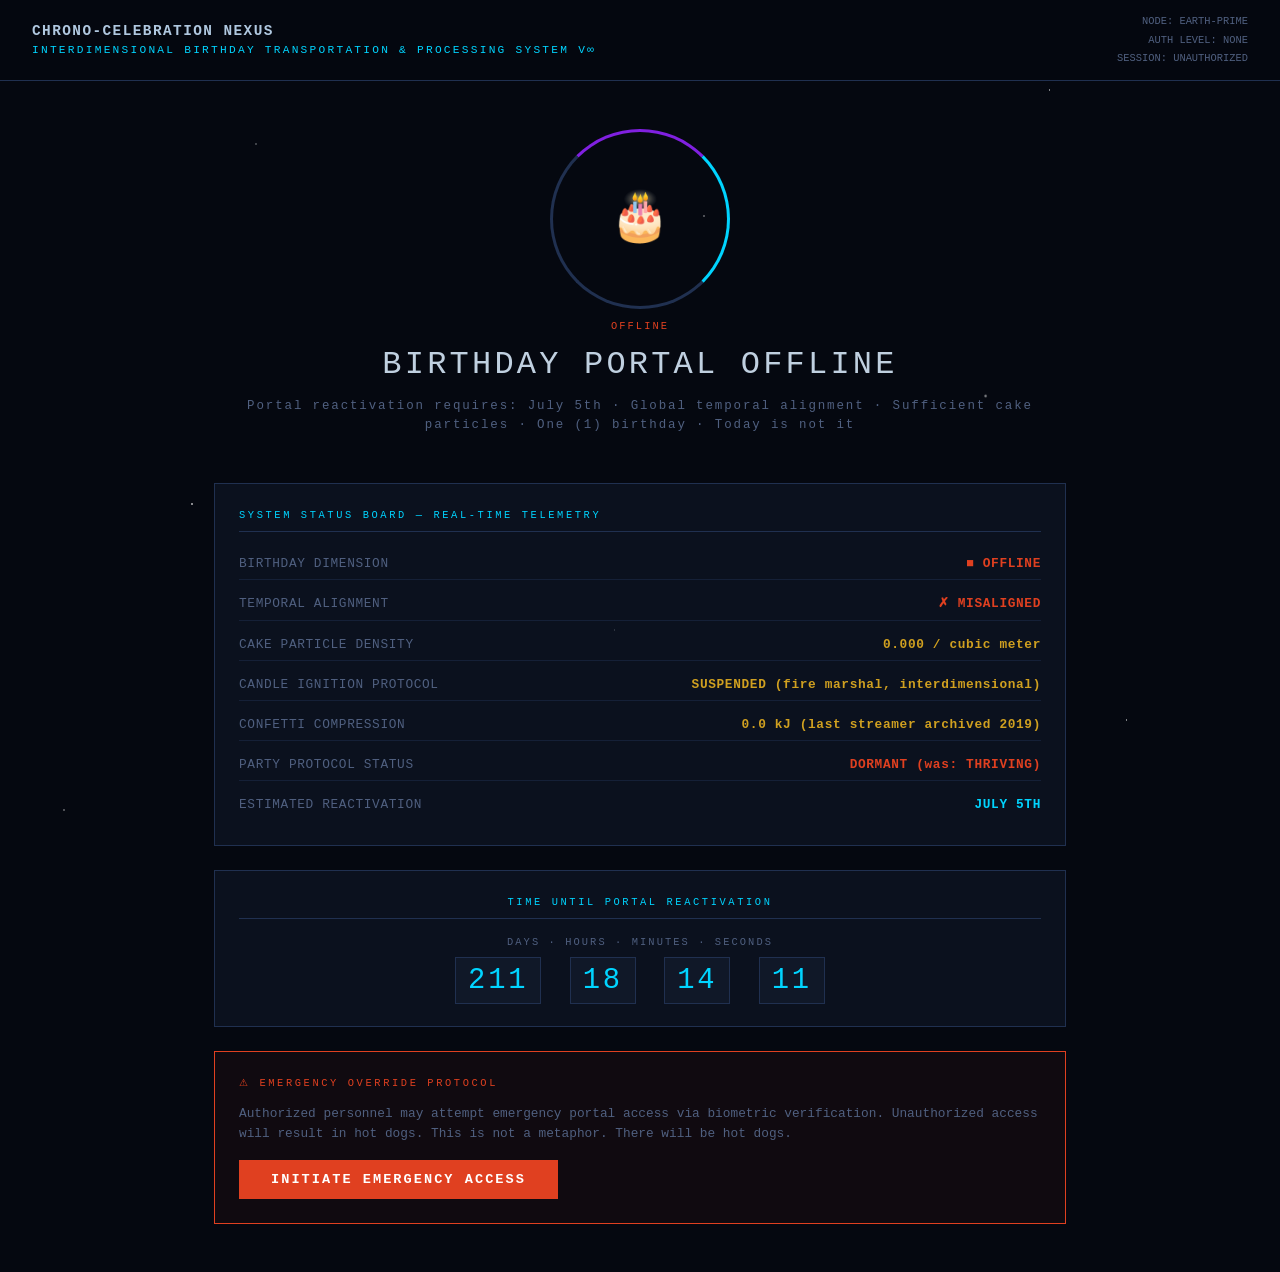
<file: site/index.html>
<!DOCTYPE html>
<html lang="en">
<head>
  <meta charset="UTF-8">
  <meta name="viewport" content="width=device-width, initial-scale=1.0">
  <title>Is It Ben's Birthday?</title>
  <!-- Inline emoji favicon (🎂) — no binary asset, and it silences the /favicon.ico 404. -->
  <link rel="icon" href="data:image/svg+xml,<svg xmlns='http://www.w3.org/2000/svg' viewBox='0 0 100 100'><text y='.9em' font-size='90'>🎂</text></svg>">
  <link rel="stylesheet" href="css/main.css">
</head>
<body>
  <div id="app"></div>

  <!--
    Testing overrides (URL params):
      ?date=2024-07-05   — treat today as a specific date
      ?day=0             — force a day-of-week (0=Sun, 1=Mon … 6=Sat)
      ?day=birthday      — force the birthday experience
  -->
  <script src="js/main.js"></script>
</body>
</html>
</file>
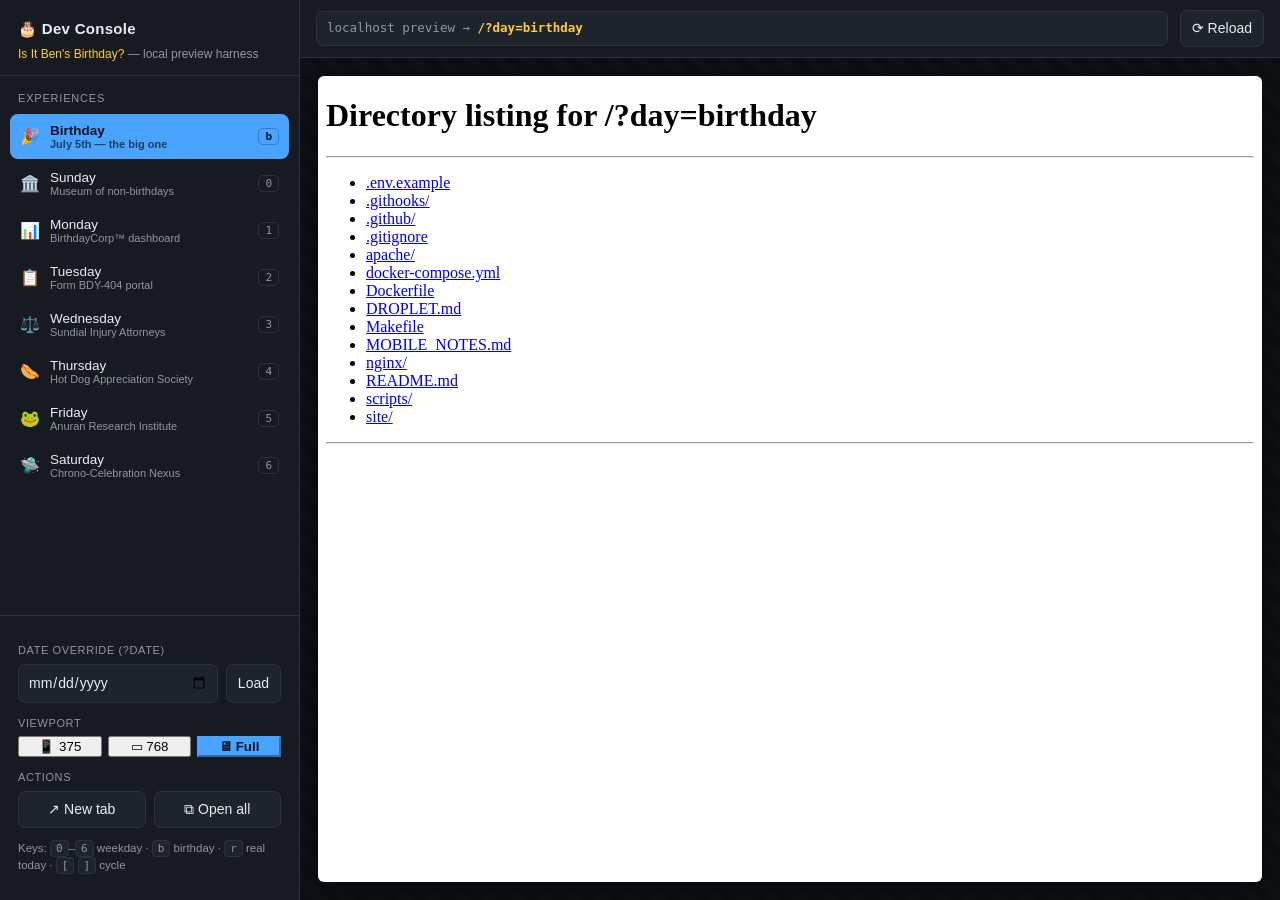
<file: site/dev.html>
<!DOCTYPE html>
<html lang="en">
<head>
  <meta charset="UTF-8">
  <meta name="viewport" content="width=device-width, initial-scale=1.0">
  <title>Dev Console — Is It Ben's Birthday?</title>
  <!--
    Developer console. Not linked from the site. Loads each experience in an
    iframe via the real router (?day=N / ?date=YYYY-MM-DD) so you can flip
    between all of them and test responsive widths without leaving the page.
    Pure static, self-contained, no personal info. Keyboard: 0–6, b, r, and
    [ ] to cycle; 1/2/3 with Shift for phone/tablet/desktop widths.
  -->
  <style>
    :root {
      --bg: #0f1216; --panel: #171b21; --panel2: #1e242c; --line: #2a323c;
      --text: #e6edf3; --muted: #8b97a3; --accent: #ffcc33; --accent2: #4aa3ff;
      --ok: #37d67a;
    }
    * { box-sizing: border-box; }
    html, body { height: 100%; margin: 0; }
    body {
      display: grid; grid-template-columns: 300px 1fr; height: 100vh;
      font: 14px/1.5 -apple-system, BlinkMacSystemFont, "Segoe UI", Roboto, sans-serif;
      background: var(--bg); color: var(--text);
    }
    /* Sidebar */
    aside {
      background: var(--panel); border-right: 1px solid var(--line);
      display: flex; flex-direction: column; overflow-y: auto;
    }
    .brand { padding: 18px 18px 12px; border-bottom: 1px solid var(--line); }
    .brand h1 { font-size: 15px; margin: 0; letter-spacing: .3px; }
    .brand p { margin: 4px 0 0; color: var(--muted); font-size: 12px; }
    .brand .badge { color: var(--accent); }
    .group-label {
      padding: 14px 18px 6px; color: var(--muted); font-size: 11px;
      text-transform: uppercase; letter-spacing: .8px;
    }
    .exp-list { list-style: none; margin: 0; padding: 0 10px; }
    .exp {
      display: flex; align-items: center; gap: 10px; width: 100%;
      padding: 9px 10px; margin: 2px 0; border: 0; border-radius: 8px;
      background: transparent; color: var(--text); text-align: left;
      cursor: pointer; font-size: 13.5px;
    }
    .exp:hover { background: var(--panel2); }
    .exp.active { background: var(--accent2); color: #07121f; font-weight: 600; }
    .exp .key {
      margin-left: auto; font-size: 11px; color: var(--muted);
      border: 1px solid var(--line); border-radius: 5px; padding: 1px 6px;
      font-family: ui-monospace, SFMono-Regular, Menlo, monospace;
    }
    .exp.active .key { color: #07121f; border-color: rgba(0,0,0,.25); }
    .exp .emoji { font-size: 16px; width: 20px; text-align: center; }
    .exp .name { display: flex; flex-direction: column; }
    .exp .sub { font-size: 11px; color: var(--muted); }
    .exp.active .sub { color: rgba(7,18,31,.7); }

    .controls { padding: 14px 18px; border-top: 1px solid var(--line); margin-top: auto; }
    .controls label { display: block; font-size: 11px; color: var(--muted);
      text-transform: uppercase; letter-spacing: .6px; margin: 12px 0 5px; }
    .row { display: flex; gap: 8px; }
    input[type=date] {
      flex: 1; background: var(--panel2); border: 1px solid var(--line);
      color: var(--text); border-radius: 7px; padding: 7px 9px; font: inherit;
    }
    button.mini {
      background: var(--panel2); border: 1px solid var(--line); color: var(--text);
      border-radius: 7px; padding: 7px 11px; cursor: pointer; font: inherit;
    }
    button.mini:hover { border-color: var(--accent2); }
    .seg { display: flex; gap: 6px; }
    .seg button { flex: 1; }
    .seg button.on { background: var(--accent2); color: #07121f; border-color: var(--accent2); font-weight: 600; }

    /* Preview */
    main { display: flex; flex-direction: column; min-width: 0; }
    .topbar {
      display: flex; align-items: center; gap: 12px; padding: 10px 16px;
      background: var(--panel); border-bottom: 1px solid var(--line);
    }
    .url {
      flex: 1; min-width: 0; font-family: ui-monospace, SFMono-Regular, Menlo, monospace;
      font-size: 12.5px; color: var(--muted); background: var(--panel2);
      border: 1px solid var(--line); border-radius: 7px; padding: 7px 10px;
      overflow: hidden; text-overflow: ellipsis; white-space: nowrap;
    }
    .url b { color: var(--accent); }
    .stage {
      flex: 1; display: flex; align-items: flex-start; justify-content: center;
      overflow: auto; padding: 18px; background:
        repeating-linear-gradient(45deg, #0c0f13 0 10px, #0e1216 10px 20px);
    }
    .frame-wrap {
      background: #fff; box-shadow: 0 8px 40px rgba(0,0,0,.5); border-radius: 6px;
      overflow: hidden; transition: width .18s ease; height: 100%;
    }
    iframe { width: 100%; height: 100%; border: 0; display: block; }
    .hint { color: var(--muted); font-size: 11.5px; }
    kbd {
      font-family: ui-monospace, Menlo, monospace; font-size: 11px;
      background: var(--panel2); border: 1px solid var(--line);
      border-radius: 4px; padding: 1px 5px;
    }
  </style>
</head>
<body>
  <aside>
    <div class="brand">
      <h1>🎂 Dev Console</h1>
      <p><span class="badge">Is It Ben's Birthday?</span> — local preview harness</p>
    </div>

    <div class="group-label">Experiences</div>
    <ul class="exp-list" id="exp-list"></ul>

    <div class="controls">
      <label>Date override (?date)</label>
      <div class="row">
        <input type="date" id="date-input">
        <button class="mini" id="date-go">Load</button>
      </div>
      <label>Viewport</label>
      <div class="seg" id="viewport-seg">
        <button data-w="375" title="Phone (375px) — Shift+1">📱 375</button>
        <button data-w="768" title="Tablet (768px) — Shift+2">▭ 768</button>
        <button data-w="0" class="on" title="Full width — Shift+3">🖥 Full</button>
      </div>
      <label>Actions</label>
      <div class="row">
        <button class="mini" id="open-tab" style="flex:1">↗ New tab</button>
        <button class="mini" id="open-all" style="flex:1" title="Open all in tabs">⧉ Open all</button>
      </div>
      <p class="hint" style="margin-top:12px">
        Keys: <kbd>0</kbd>–<kbd>6</kbd> weekday · <kbd>b</kbd> birthday ·
        <kbd>r</kbd> real today · <kbd>[</kbd> <kbd>]</kbd> cycle
      </p>
    </div>
  </aside>

  <main>
    <div class="topbar">
      <div class="url" id="url-bar">—</div>
      <button class="mini" id="reload">⟳ Reload</button>
    </div>
    <div class="stage">
      <div class="frame-wrap" id="frame-wrap" style="width:100%">
        <iframe id="preview" title="preview" src="about:blank"></iframe>
      </div>
    </div>
  </main>

  <script>
    // Each experience: how the router selects it, plus a label.
    const EXPERIENCES = [
      { id: 'birthday', key: 'b', emoji: '🎉', name: 'Birthday',  sub: 'July 5th — the big one',        query: '?day=birthday' },
      { id: '0',        key: '0', emoji: '🏛️', name: 'Sunday',    sub: 'Museum of non-birthdays',       query: '?day=0' },
      { id: '1',        key: '1', emoji: '📊', name: 'Monday',    sub: 'BirthdayCorp™ dashboard',       query: '?day=1' },
      { id: '2',        key: '2', emoji: '📋', name: 'Tuesday',   sub: 'Form BDY-404 portal',           query: '?day=2' },
      { id: '3',        key: '3', emoji: '⚖️', name: 'Wednesday', sub: 'Sundial Injury Attorneys',    query: '?day=3' },
      { id: '4',        key: '4', emoji: '🌭', name: 'Thursday',  sub: 'Hot Dog Appreciation Society',  query: '?day=4' },
      { id: '5',        key: '5', emoji: '🐸', name: 'Friday',    sub: 'Anuran Research Institute',      query: '?day=5' },
      { id: '6',        key: '6', emoji: '🛸', name: 'Saturday',  sub: 'Chrono-Celebration Nexus',      query: '?day=6' },
    ];

    const listEl  = document.getElementById('exp-list');
    const frame   = document.getElementById('preview');
    const wrap    = document.getElementById('frame-wrap');
    const urlBar  = document.getElementById('url-bar');
    let currentQuery = EXPERIENCES[0].query;

    // Build sidebar
    EXPERIENCES.forEach((e) => {
      const li = document.createElement('li');
      const b = document.createElement('button');
      b.className = 'exp';
      b.dataset.id = e.id;
      b.innerHTML =
        `<span class="emoji">${e.emoji}</span>` +
        `<span class="name">${e.name}<span class="sub">${e.sub}</span></span>` +
        `<span class="key">${e.key}</span>`;
      b.addEventListener('click', () => load(e.query, e.id));
      li.appendChild(b);
      listEl.appendChild(li);
    });

    function setActive(id) {
      document.querySelectorAll('.exp').forEach((el) =>
        el.classList.toggle('active', el.dataset.id === id));
    }

    function load(query, id) {
      currentQuery = query;
      frame.src = '/' + query;
      urlBar.innerHTML = 'localhost preview → <b>/' + query + '</b>';
      if (id !== undefined) setActive(id);
      else document.querySelectorAll('.exp').forEach((el) => el.classList.remove('active'));
    }

    // Date override
    document.getElementById('date-go').addEventListener('click', () => {
      const v = document.getElementById('date-input').value;
      if (v) load('?date=' + v);
    });
    // Real "today" — no params, the router uses the real local date.
    function loadReal() { load(''); }

    // Viewport width toggles
    const seg = document.getElementById('viewport-seg');
    seg.addEventListener('click', (ev) => {
      const btn = ev.target.closest('button'); if (!btn) return;
      seg.querySelectorAll('button').forEach((b) => b.classList.remove('on'));
      btn.classList.add('on');
      const w = +btn.dataset.w;
      wrap.style.width = w ? w + 'px' : '100%';
    });
    function setViewport(w) {
      seg.querySelectorAll('button').forEach((b) =>
        b.classList.toggle('on', +b.dataset.w === w));
      wrap.style.width = w ? w + 'px' : '100%';
    }

    document.getElementById('reload').addEventListener('click', () => { frame.src = frame.src; });
    document.getElementById('open-tab').addEventListener('click', () => window.open('/' + currentQuery, '_blank'));
    document.getElementById('open-all').addEventListener('click', () => {
      EXPERIENCES.forEach((e, i) => setTimeout(() => window.open('/' + e.query, '_blank'), i * 250));
    });

    // Keyboard shortcuts (ignore while typing in the date field)
    document.addEventListener('keydown', (ev) => {
      if (ev.target.tagName === 'INPUT') return;
      const k = ev.key.toLowerCase();
      const idx = EXPERIENCES.findIndex((e) => e.key === k);
      if (idx >= 0) { const e = EXPERIENCES[idx]; load(e.query, e.id); return; }
      if (k === 'r') { loadReal(); return; }
      if (k === '[' || k === ']') {
        const cur = EXPERIENCES.findIndex((e) => e.query === currentQuery);
        const base = cur < 0 ? 0 : cur;
        const next = (base + (k === ']' ? 1 : EXPERIENCES.length - 1)) % EXPERIENCES.length;
        const e = EXPERIENCES[next]; load(e.query, e.id); return;
      }
      if (ev.shiftKey && k === '!') setViewport(375); // Shift+1
      if (ev.shiftKey && k === '@') setViewport(768); // Shift+2
      if (ev.shiftKey && k === '#') setViewport(0);   // Shift+3
    });

    // Start on the birthday experience
    load(EXPERIENCES[0].query, EXPERIENCES[0].id);
  </script>
</body>
</html>
</file>
<file: site/css/main.css>
/* ============================================================
   main.css — Global reset and base styles
   Each day's experience is loaded on top of this.
   ============================================================ */

*, *::before, *::after {
  box-sizing: border-box;
  margin: 0;
  padding: 0;
}

html, body {
  width: 100%;
  min-height: 100vh;
  overflow-x: hidden;
}

body {
  font-family: -apple-system, BlinkMacSystemFont, 'Segoe UI', Roboto, sans-serif;
  line-height: 1.5;
}

#app {
  min-height: 100vh;
  width: 100%;
  position: relative;
}

/* Global: stop all animations for users who prefer reduced motion.
   Individual day files restore any non-distracting transitions they need. */
@media (prefers-reduced-motion: reduce) {
  *, *::before, *::after {
    animation-duration: 0.01ms !important;
    animation-iteration-count: 1 !important;
    transition-duration: 0.01ms !important;
    scroll-behavior: auto !important;
  }
}

/* Accessible visually-hidden utility */
.sr-only {
  position: absolute;
  width: 1px;
  height: 1px;
  overflow: hidden;
  clip: rect(0, 0, 0, 0);
  white-space: nowrap;
}

button {
  cursor: pointer;
  border: none;
  background: none;
  font-family: inherit;
}
</file>
